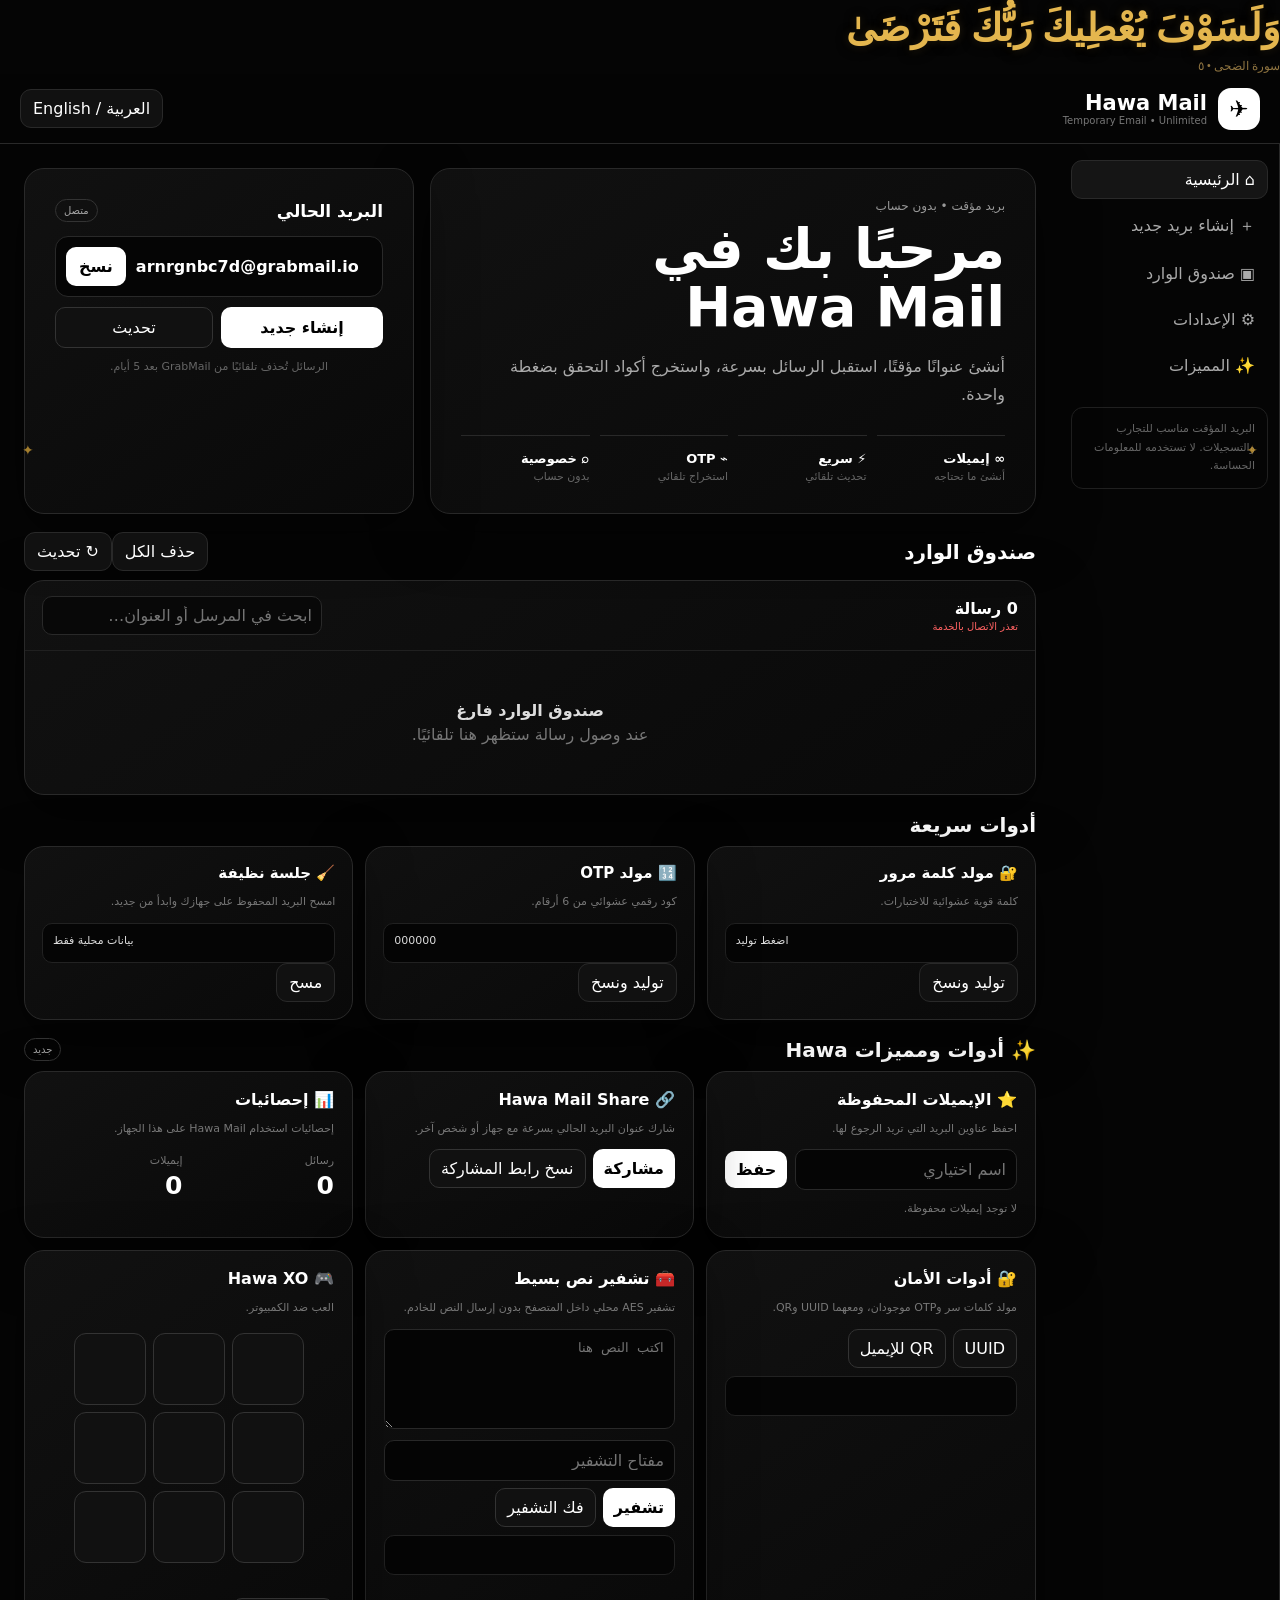
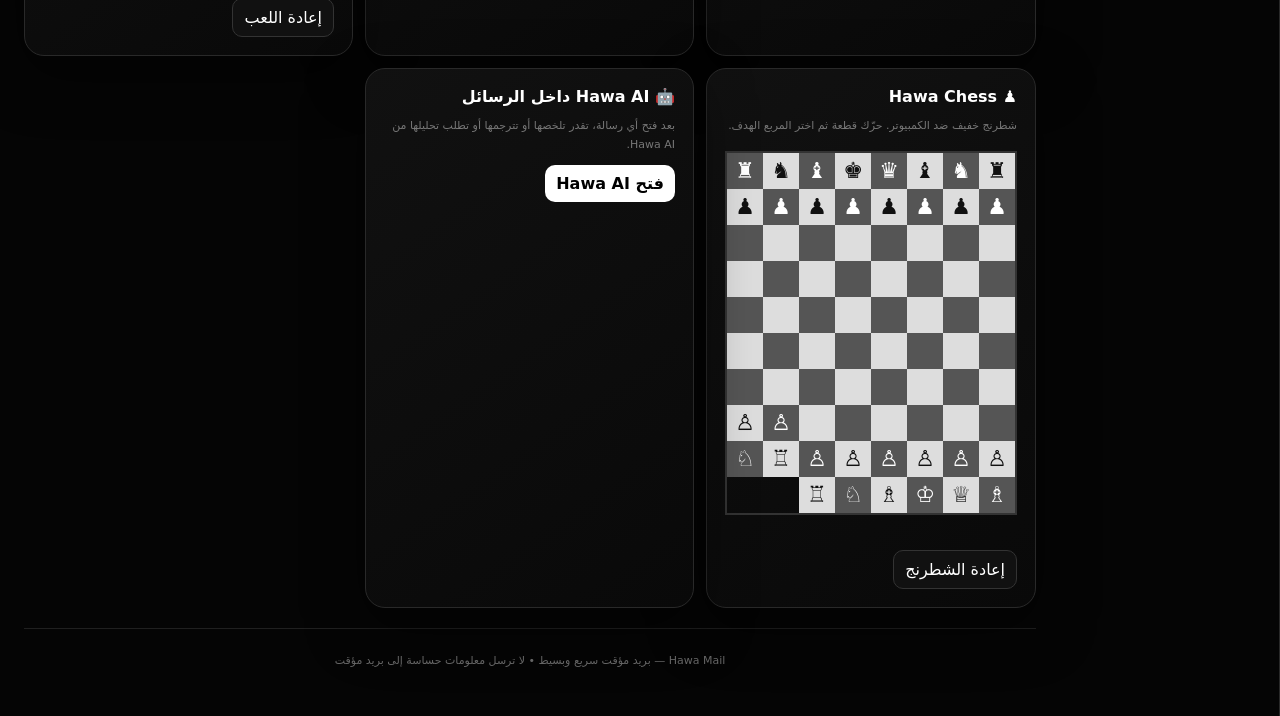
<file: index.html>
<!doctype html><html lang="ar" dir="rtl"><head><meta charset="utf-8"><meta name="viewport" content="width=device-width,initial-scale=1"><meta name="theme-color" content="#000"><title>Hawa Mail — بريد مؤقت</title><style>
:root{--bg:#050505;--p:#0d0d0d;--p2:#131313;--l:#292929;--t:#fff;--m:#999;--danger:#ff6262;--ok:#80e0a0}*{box-sizing:border-box}body{margin:0;background:var(--bg);color:var(--t);font-family:system-ui,-apple-system,Segoe UI,Tahoma,Arial,sans-serif}button,input{font:inherit}button{cursor:pointer} .top{height:70px;border-bottom:1px solid var(--l);display:flex;align-items:center;justify-content:space-between;padding:0 20px;position:sticky;top:0;background:#050505eF;backdrop-filter:blur(12px);z-index:10}.brand{display:flex;align-items:center;gap:11px}.logo{width:42px;height:42px;background:#fff;color:#000;border-radius:13px;display:grid;place-items:center;font-size:23px}.brand b{font-size:21px}.brand small{display:block;color:#777;font-size:10px}.top button,.nav button,.small{border:1px solid #292929;background:#111;color:#fff;border-radius:11px;padding:9px 12px}.layout{display:grid;grid-template-columns:220px 1fr}.side{border-left:0;border-right:1px solid var(--l);padding:16px 11px}.nav{display:grid;gap:7px;position:sticky;top:86px}.nav button{text-align:right;background:transparent;border-color:transparent;color:#aaa}.nav button.active,.nav button:hover{background:#151515;color:#fff;border-color:#292929}.side p{font-size:11px;color:#666;line-height:1.7;border:1px solid #202020;border-radius:12px;padding:12px;margin-top:22px}main{max-width:1450px;width:100%;margin:auto;padding:24px}.hero{display:grid;grid-template-columns:1fr 390px;gap:16px}.card{background:linear-gradient(145deg,#111,#090909);border:1px solid var(--l);border-radius:20px;box-shadow:0 18px 55px #0008}.hero .card{padding:30px}.eyebrow{color:#999;font-size:12px}.hero h1{font-size:clamp(32px,5vw,55px);line-height:1.05;margin:8px 0 12px}.hero p{color:#aaa;line-height:1.8}.features{display:grid;grid-template-columns:repeat(4,1fr);gap:10px;margin-top:25px}.feature{border-top:1px solid #292929;padding-top:12px}.feature b{font-size:13px}.feature span{display:block;color:#666;font-size:11px;margin-top:3px}.mail{padding:20px}.row{display:flex;align-items:center;justify-content:space-between;gap:10px}.row h2{font-size:17px;margin:0}.pill{font-size:10px;color:#aaa;border:1px solid #333;padding:5px 8px;border-radius:999px}.address{display:flex;gap:8px;margin-top:14px;background:#050505;border:1px solid #292929;border-radius:13px;padding:10px}.address input{min-width:0;flex:1;background:transparent;border:0;outline:0;color:#fff;direction:ltr;text-align:left;font-weight:800}.copy,.primary{background:#fff;color:#000;border:0;border-radius:10px;font-weight:900;padding:10px 13px}.actions{display:flex;gap:8px;margin-top:10px}.actions>*{flex:1}.ghost{background:#111;color:#fff;border:1px solid #333;border-radius:10px;padding:10px}.timer{text-align:center;color:#666;font-size:11px;margin-top:12px}.section{margin-top:18px}.head{display:flex;justify-content:space-between;align-items:center;margin-bottom:9px}.head h2{font-size:20px;margin:0}.inbox{overflow:hidden}.inboxhead{padding:15px 17px;border-bottom:1px solid #202020;display:flex;justify-content:space-between;gap:12px;align-items:center}.inboxhead h3{margin:0;font-size:16px}.status{font-size:10px;color:#777;margin-top:3px}.ok{color:var(--ok)}.err{color:var(--danger)}.search{width:280px;background:#080808;color:#fff;border:1px solid #292929;border-radius:10px;padding:9px;outline:0}.msg{width:100%;display:grid;grid-template-columns:40px 1fr auto;gap:12px;align-items:center;background:transparent;color:#fff;border:0;border-bottom:1px solid #181818;text-align:right;padding:14px 17px}.msg:hover{background:#101010}.avatar{width:38px;height:38px;border-radius:11px;background:#fff;color:#000;display:grid;place-items:center;font-weight:900}.msg b,.msg span{display:block;white-space:nowrap;overflow:hidden;text-overflow:ellipsis}.msg .sub{color:#777;font-size:11px;margin-top:3px}.date{color:#777;font-size:10px;direction:ltr}.empty{text-align:center;color:#777;padding:50px 15px}.empty b{display:block;color:#ddd;margin-bottom:5px}.tools{display:grid;grid-template-columns:repeat(3,1fr);gap:12px}.tool{padding:17px}.tool h3{margin:0 0 7px;font-size:15px}.tool p{color:#777;font-size:11px;line-height:1.7}.out{background:#050505;border:1px solid #222;border-radius:10px;padding:10px;min-height:40px;direction:ltr;word-break:break-all;font-size:11px;color:#ddd}.footer{text-align:center;color:#666;border-top:1px solid #202020;padding:25px;margin-top:20px;font-size:11px}.toast{position:fixed;bottom:20px;left:50%;transform:translate(-50%,20px);opacity:0;background:#fff;color:#000;border-radius:12px;padding:10px 15px;font-size:12px;font-weight:800;transition:.2s;z-index:50}.toast.on{opacity:1;transform:translate(-50%,0)}.modal{display:none;position:fixed;inset:0;background:#000c;backdrop-filter:blur(6px);z-index:30;align-items:center;justify-content:center;padding:15px}.modal.on{display:flex}.modalbox{width:min(820px,100%);max-height:88vh;overflow:auto;background:#0c0c0c;border:1px solid #292929;border-radius:18px;padding:20px}.close{background:#111;color:#fff;border:1px solid #333;border-radius:10px;width:38px;height:38px}.body{background:#050505;border:1px solid #222;border-radius:12px;padding:15px;white-space:pre-wrap;overflow-wrap:anywhere;line-height:1.8;color:#ddd}.code{display:flex;justify-content:space-between;align-items:center;background:#fff;color:#000;border-radius:12px;padding:12px;margin:12px 0;font-size:24px;font-weight:950;direction:ltr}.settings{display:none}.setting{display:flex;justify-content:space-between;align-items:center;border:1px solid #222;border-radius:12px;padding:14px;margin-bottom:9px}.switch{width:46px;height:26px;border:0;border-radius:99px;background:#333;padding:2px}.switch i{display:block;width:22px;height:22px;background:#fff;border-radius:50%;transition:.2s}.switch.on{background:#fff}.switch.on i{background:#000;transform:translateX(-20px)}
@media(max-width:1000px){.hero{grid-template-columns:1fr}.tools{grid-template-columns:1fr 1fr}}@media(max-width:720px){.layout{display:block}.side{border-right:0;border-bottom:1px solid #222;overflow:auto;padding:7px}.nav{display:flex;position:static}.nav button{white-space:nowrap}.side p{display:none}main{padding:12px}.hero .card{padding:21px}.features{grid-template-columns:1fr 1fr}.inboxhead{display:block}.search{width:100%;margin-top:10px}.msg{grid-template-columns:36px 1fr}.date{grid-column:2;text-align:right}.tools{grid-template-columns:1fr}.brand small{display:none}}
<style>
@import url('https://fonts.googleapis.com/css2?family=Amiri:wght@400;700&display=swap');
.quran-banner{position:relative;margin:0;border-bottom:1px solid #2a2110;background:radial-gradient(circle at 50% 0%,rgba(212,170,70,.10),transparent 48%),#070707;text-align:center;padding:18px 16px 17px;overflow:hidden}
.quran-banner:before,.quran-banner:after{content:"✦";position:absolute;top:50%;transform:translateY(-50%);color:#c99a35;font-size:14px;opacity:.8}
.quran-banner:before{right:22px}.quran-banner:after{left:22px}
.quran-verse{margin:0;color:#e4b64e;font-family:'Amiri',serif;font-size:clamp(24px,4vw,38px);font-weight:700;line-height:1.5;text-shadow:0 0 10px rgba(228,182,78,.16),0 2px 12px rgba(0,0,0,.8);letter-spacing:.2px}
.quran-ref{display:block;margin-top:2px;color:#8f7440;font-family:'Amiri',serif;font-size:12px}
@media(max-width:600px){.quran-banner{padding:14px 42px 13px}.quran-banner:before{right:14px}.quran-banner:after{left:14px}.quran-verse{font-size:25px}}
</style></style></head><body>
<div class="quran-banner" aria-label="آية قرآنية"><p class="quran-verse">وَلَسَوْفَ يُعْطِيكَ رَبُّكَ فَتَرْضَىٰ</p><span class="quran-ref">سورة الضحى • ٥</span></div>
<header class="top"><div class="brand"><div class="logo">✈</div><div><b>Hawa Mail</b><small>Temporary Email • Unlimited</small></div></div><div><button id="lang">العربية / English</button></div></header>
<div class="layout"><aside class="side"><nav class="nav"><button class="active" data-go="home">⌂ الرئيسية</button><button data-go="new">＋ إنشاء بريد جديد</button><button data-go="inbox">▣ صندوق الوارد <span id="navCount"></span></button><button data-go="settings">⚙ الإعدادات</button><button data-go="hmFeatures">✨ المميزات</button></nav><p>البريد المؤقت مناسب للتجارب والتسجيلات. لا تستخدمه للمعلومات الحساسة.</p></aside>
<main><section id="home"><div class="hero"><div class="card"><div class="eyebrow">بريد مؤقت • بدون حساب</div><h1>مرحبًا بك في<br>Hawa Mail</h1><p>أنشئ عنوانًا مؤقتًا، استقبل الرسائل بسرعة، واستخرج أكواد التحقق بضغطة واحدة.</p><div class="features"><div class="feature"><b>∞ إيميلات</b><span>أنشئ ما تحتاجه</span></div><div class="feature"><b>⚡ سريع</b><span>تحديث تلقائي</span></div><div class="feature"><b>⌁ OTP</b><span>استخراج تلقائي</span></div><div class="feature"><b>⌕ خصوصية</b><span>بدون حساب</span></div></div></div><div class="card mail" id="new"><div class="row"><h2>البريد الحالي</h2><span class="pill" id="api">متصل</span></div><div class="address"><input id="address" readonly value="جاري الإنشاء…"><button class="copy" id="copy">نسخ</button></div><div class="actions"><button class="primary" id="newMail">إنشاء جديد</button><button class="ghost" id="refresh">تحديث</button></div><div class="timer">الرسائل تُحذف تلقائيًا من GrabMail بعد 5 أيام.</div></div></div></section>
<section class="section" id="inbox"><div class="head"><h2>صندوق الوارد</h2><div><button class="small" id="delAll">حذف الكل</button><button class="small" id="ref2">↻ تحديث</button></div></div><div class="card inbox"><div class="inboxhead"><div><h3><span id="count">0</span> رسالة</h3><div id="status" class="status">جاهز</div></div><input id="search" class="search" placeholder="ابحث في المرسل أو العنوان…"></div><div id="list"></div></div></section>
<section class="section"><div class="head"><h2>أدوات سريعة</h2></div><div class="tools"><div class="card tool"><h3>🔐 مولد كلمة مرور</h3><p>كلمة قوية عشوائية للاختبارات.</p><div class="out" id="pass">اضغط توليد</div><button class="small" id="genPass">توليد ونسخ</button></div><div class="card tool"><h3>🔢 مولد OTP</h3><p>كود رقمي عشوائي من 6 أرقام.</p><div class="out" id="otp">000000</div><button class="small" id="genOtp">توليد ونسخ</button></div><div class="card tool"><h3>🧹 جلسة نظيفة</h3><p>امسح البريد المحفوظ على جهازك وابدأ من جديد.</p><div class="out">بيانات محلية فقط</div><button class="small" id="clear">مسح</button></div></div></section>
<section class="section settings" id="settings"><div class="head"><h2>الإعدادات</h2></div><div class="card" style="padding:14px"><div class="setting"><div><b>التحديث التلقائي</b><br><small style="color:#777">فحص مرة كل ثانية، وهو الحد الموصى به من API.</small></div><button class="switch on" id="auto"><i></i></button></div><div class="setting"><div><b>إشعارات المتصفح</b><br><small style="color:#777">اختيارية عند وصول رسالة جديدة.</small></div><button class="switch" id="notify"><i></i></button></div><div class="setting"><div><b>حفظ البريد الحالي</b><br><small style="color:#777">محليًا على جهازك فقط.</small></div><button class="switch on" id="save"><i></i></button></div></div></section>
<style>
/* Hawa Mail Mega Features */
.hm-extra{margin-top:18px}.hm-grid{display:grid;grid-template-columns:repeat(3,1fr);gap:12px}.hm-card{padding:18px}.hm-card h3{margin:0 0 8px;font-size:16px}.hm-card p,.hm-muted{color:#777;font-size:11px;line-height:1.7}.hm-btns{display:flex;gap:7px;flex-wrap:wrap}.hm-btn{border:1px solid #333;background:#111;color:#fff;border-radius:10px;padding:9px 11px}.hm-btn.primary{background:#fff;color:#000;border:0}.hm-input,.hm-textarea{width:100%;background:#050505;color:#fff;border:1px solid #292929;border-radius:10px;padding:10px;outline:0}.hm-textarea{min-height:100px;resize:vertical}.hm-list{display:grid;gap:7px;margin-top:10px}.hm-item{display:flex;justify-content:space-between;gap:10px;align-items:center;background:#080808;border:1px solid #222;border-radius:11px;padding:10px}.hm-item b{font-size:12px}.hm-code{font-size:25px;font-weight:900;letter-spacing:2px;direction:ltr;text-align:center;padding:12px;background:#fff;color:#000;border-radius:12px}.hm-game{display:grid;grid-template-columns:repeat(3,72px);gap:7px;justify-content:center;margin:15px 0}.hm-cell{width:72px;height:72px;background:#111;border:1px solid #333;color:#fff;border-radius:12px;font-size:30px;font-weight:900}.hm-game-msg{text-align:center;color:#aaa;min-height:20px}.hm-chess{display:grid;grid-template-columns:repeat(8,36px);width:max-content;margin:15px auto;border:2px solid #333}.hm-chess button{width:36px;height:36px;border:0;font-size:22px;padding:0}.hm-chess .light{background:#ddd;color:#111}.hm-chess .dark{background:#555;color:#fff}.hm-row{display:flex;gap:8px;align-items:center}.hm-stat{font-size:25px;font-weight:900}
.hm-ai-actions{border:1px solid #2b2b2b!important;background:linear-gradient(180deg,#151515,#0b0b0b)!important;color:#eee!important;border-radius:12px!important;padding:9px 11px!important;font-size:11px!important;cursor:pointer;transition:.2s ease;box-shadow:inset 0 1px 0 rgba(255,255,255,.04)}
.hm-ai-actions:hover{border-color:#8e7425!important;transform:translateY(-1px)}
.hm-ai-shell{position:relative;overflow:hidden;border:1px solid #303030;border-radius:24px;background:radial-gradient(circle at 50% -20%,rgba(212,175,55,.14),transparent 42%),linear-gradient(180deg,#0d0d0d,#050505 70%);box-shadow:0 24px 70px rgba(0,0,0,.55)}
.hm-ai-shell:before{content:'';position:absolute;inset:0;background:linear-gradient(110deg,transparent 20%,rgba(255,255,255,.035) 45%,transparent 70%);transform:translateX(-120%);animation:hmAiShine 4.8s ease-in-out infinite;pointer-events:none}
.hm-ai-head{position:relative;display:flex;align-items:center;gap:11px;padding:15px 16px;background:linear-gradient(180deg,rgba(255,255,255,.035),transparent);border-bottom:1px solid #222}
.hm-ai-avatar{position:relative;width:42px;height:42px;border-radius:15px;display:grid;place-items:center;background:radial-gradient(circle at 35% 25%,#fff9cf,#d4af37 42%,#735914 100%);color:#090909;font-weight:1000;font-size:20px;box-shadow:0 0 0 1px rgba(212,175,55,.25),0 0 28px rgba(212,175,55,.2);animation:hmAiPulse 2.4s ease-in-out infinite}
.hm-ai-avatar:after{content:'';position:absolute;right:-2px;bottom:-2px;width:10px;height:10px;border-radius:50%;background:#72e6a0;border:2px solid #0d0d0d;box-shadow:0 0 10px rgba(114,230,160,.6)}
.hm-ai-title{font-weight:950;font-size:15px;letter-spacing:.2px}.hm-ai-status{font-size:10px;color:#888;margin-top:2px}.hm-ai-status i{display:inline-block;width:7px;height:7px;border-radius:50%;background:#72e6a0;box-shadow:0 0 9px rgba(114,230,160,.7);margin-left:5px}
.hm-ai-chat{position:relative;min-height:260px;max-height:50vh;overflow:auto;padding:17px 15px;display:flex;flex-direction:column;gap:13px;background:linear-gradient(180deg,rgba(255,255,255,.008),transparent)}
.hm-ai-chat::-webkit-scrollbar{width:5px}.hm-ai-chat::-webkit-scrollbar-thumb{background:#292929;border-radius:99px}
.hm-ai-msg{position:relative;max-width:84%;padding:11px 13px;border-radius:17px;line-height:1.8;font-size:13px;white-space:pre-wrap;animation:hmAiIn .3s cubic-bezier(.2,.8,.2,1) both;box-shadow:0 8px 20px rgba(0,0,0,.18)}
.hm-ai-msg.ai{align-self:flex-start;background:linear-gradient(145deg,#171717,#0d0d0d);border:1px solid #292929;border-top-right-radius:6px;color:#f1f1f1}
.hm-ai-msg.user{align-self:flex-end;background:linear-gradient(135deg,#e3c55a,#b38c25);color:#090909;border:1px solid #e5c85e;border-top-left-radius:6px;font-weight:650;box-shadow:0 8px 25px rgba(212,175,55,.12)}
.hm-ai-msg.ai:before{content:'✦';position:absolute;left:-9px;top:9px;width:18px;height:18px;border-radius:7px;background:#d4af37;color:#090909;display:grid;place-items:center;font-size:10px;font-weight:900;box-shadow:0 0 12px rgba(212,175,55,.2)}
.hm-ai-label{font-size:9px;opacity:.55;margin-bottom:4px;letter-spacing:.2px}.hm-ai-msg.user .hm-ai-label{opacity:.62}
.hm-ai-typing{display:flex;gap:5px;align-items:center;width:max-content;min-width:54px;min-height:40px;padding:10px 13px}.hm-ai-typing span{width:6px;height:6px;background:#d4af37;border-radius:50%;animation:hmDot 1s infinite}.hm-ai-typing span:nth-child(2){animation-delay:.15s}.hm-ai-typing span:nth-child(3){animation-delay:.3s}
.hm-ai-compose{display:flex;gap:8px;align-items:center;padding:12px;border-top:1px solid #222;background:rgba(8,8,8,.96)}
.hm-ai-compose .hm-input{height:43px;border-radius:14px;background:#111;border-color:#2a2a2a;padding:11px 13px;transition:.2s}.hm-ai-compose .hm-input:focus{border-color:#8e7425;box-shadow:0 0 0 3px rgba(212,175,55,.08)}
.hm-ai-send{height:43px;min-width:78px;border:0!important;border-radius:14px!important;background:linear-gradient(135deg,#f0d56b,#c09a2e)!important;color:#090909!important;font-weight:900;box-shadow:0 7px 20px rgba(212,175,55,.15);transition:.2s}.hm-ai-send:hover{transform:translateY(-1px);filter:brightness(1.05)}
.hm-ai-tools{display:flex;gap:7px;padding:0 12px 11px;flex-wrap:wrap}.hm-ai-tools .hm-ai-actions{margin:0}
@keyframes hmAiIn{from{opacity:0;transform:translateY(10px) scale(.97)}to{opacity:1;transform:none}}@keyframes hmDot{0%,60%,100%{transform:translateY(0);opacity:.3}30%{transform:translateY(-5px);opacity:1}}@keyframes hmAiPulse{0%,100%{transform:scale(1)}50%{transform:scale(1.07)}}@keyframes hmAiShine{0%{transform:translateX(-120%)}55%,100%{transform:translateX(120%)}}
@media(max-width:600px){.hm-ai-msg{max-width:90%}.hm-ai-chat{max-height:54vh;min-height:230px;padding:14px 11px}.hm-ai-head{padding:13px}.hm-ai-compose{padding:10px}.hm-ai-send{min-width:68px}}
}
@media(max-width:900px){.hm-grid{grid-template-columns:1fr 1fr}}@media(max-width:650px){.hm-grid{grid-template-columns:1fr}.hm-chess{grid-template-columns:repeat(8,30px)}.hm-chess button{width:30px;height:30px;font-size:18px}.hm-game{grid-template-columns:repeat(3,62px)}.hm-cell{width:62px;height:62px}}
</style>
<section class="section hm-extra" id="hmFeatures">
 <div class="head"><h2>✨ أدوات ومميزات Hawa</h2><span class="pill">جديد</span></div>
 <div class="hm-grid">
  <div class="card hm-card"><h3>⭐ الإيميلات المحفوظة</h3><p>احفظ عناوين البريد التي تريد الرجوع لها.</p><div class="hm-row"><input id="hmSaveName" class="hm-input" placeholder="اسم اختياري"/><button class="hm-btn primary" id="hmSaveEmail">حفظ</button></div><div id="hmSavedList" class="hm-list"></div></div>
  <div class="card hm-card"><h3>🔗 Hawa Mail Share</h3><p>شارك عنوان البريد الحالي بسرعة مع جهاز أو شخص آخر.</p><div class="hm-btns"><button class="hm-btn primary" id="hmShare">مشاركة</button><button class="hm-btn" id="hmShareCopy">نسخ رابط المشاركة</button></div><div id="hmShareOut" class="hm-muted" style="margin-top:8px;direction:ltr;word-break:break-all"></div></div>
  <div class="card hm-card"><h3>📊 إحصائيات</h3><p>إحصائيات استخدام Hawa Mail على هذا الجهاز.</p><div class="hm-grid" style="grid-template-columns:1fr 1fr"><div><span class="hm-muted">رسائل</span><div class="hm-stat" id="hmStatMsgs">0</div></div><div><span class="hm-muted">إيميلات</span><div class="hm-stat" id="hmStatMails">0</div></div></div></div>
  <div class="card hm-card"><h3>🔐 أدوات الأمان</h3><p>مولد كلمات سر وOTP موجودان، ومعهما UUID وQR.</p><div class="hm-btns"><button class="hm-btn" id="hmUuid">UUID</button><button class="hm-btn" id="hmQr">QR للإيميل</button></div><div id="hmUuidOut" class="out" style="margin-top:8px"></div><div id="hmQrOut" style="text-align:center;margin-top:8px"></div></div>
  <div class="card hm-card"><h3>🧰 تشفير نص بسيط</h3><p>تشفير AES محلي داخل المتصفح بدون إرسال النص للخادم.</p><textarea id="hmCryptoText" class="hm-textarea" placeholder="اكتب النص هنا"></textarea><input id="hmCryptoKey" class="hm-input" placeholder="مفتاح التشفير" style="margin-top:7px"/><div class="hm-btns" style="margin-top:7px"><button class="hm-btn primary" id="hmEncrypt">تشفير</button><button class="hm-btn" id="hmDecrypt">فك التشفير</button></div><div id="hmCryptoOut" class="out" style="margin-top:8px"></div></div>
  <div class="card hm-card"><h3>🎮 Hawa XO</h3><p>العب ضد الكمبيوتر.</p><div id="hmXo" class="hm-game"></div><div id="hmXoMsg" class="hm-game-msg"></div><button class="hm-btn" id="hmXoReset">إعادة اللعب</button></div>
  <div class="card hm-card"><h3>♟ Hawa Chess</h3><p>شطرنج خفيف ضد الكمبيوتر. حرّك قطعة ثم اختر المربع الهدف.</p><div id="hmChess" class="hm-chess"></div><div id="hmChessMsg" class="hm-game-msg"></div><button class="hm-btn" id="hmChessReset">إعادة الشطرنج</button></div>
  <div class="card hm-card"><h3>🤖 Hawa AI داخل الرسائل</h3><p>بعد فتح أي رسالة، تقدر تلخصها أو تترجمها أو تطلب تحليلها من Hawa AI.</p><button class="hm-btn primary" id="hmOpenAi">فتح Hawa AI</button></div>
 </div>
</section>
<div class="modal" id="hmAiModal"><div class="modalbox"><div class="hm-ai-shell"><div class="hm-ai-head"><div class="hm-ai-avatar">✦</div><div><div class="hm-ai-title">Hawa AI</div><div class="hm-ai-status"><i></i> متصل وجاهز للمساعدة</div></div><button class="close" id="hmAiClose" style="margin-right:auto">×</button></div><div id="hmAiChat" class="hm-ai-chat"></div><div class="hm-ai-tools"><button class="hm-ai-actions" id="hmAiSummary">✨ تلخيص</button><button class="hm-ai-actions" id="hmAiTranslate">🌐 ترجمة</button><button class="hm-ai-actions" id="hmAiExplain">💡 شرح</button></div><div class="hm-ai-compose"><input id="hmAiInput" class="hm-input" placeholder="اكتب رسالتك لـ Hawa AI…"><button class="hm-ai-send" id="hmAiSend">إرسال ↗</button></div></div></div></div>
<footer class="footer">Hawa Mail — بريد مؤقت سريع وبسيط • لا ترسل معلومات حساسة إلى بريد مؤقت</footer></main></div>
<div class="modal" id="modal"><div class="modalbox"><div class="row"><div><h2 id="subject" style="margin:0">الرسالة</h2><div id="meta" style="color:#777;font-size:11px;margin:8px 0 12px"></div></div><button class="close" id="close">×</button></div><div id="codebox"></div><div class="body" id="body">جاري التحميل…</div><div class="actions"><button class="primary" id="copyCode">نسخ الكود</button><button class="ghost" id="hmFavMsg">⭐ حفظ</button><button class="ghost" id="hmMsgAi">🤖 Hawa AI</button><button class="ghost" id="del">حذف الرسالة</button></div></div></div><div class="toast" id="toast"></div>
<script>
const API='https://grabmail.io/api/v1',KEY='hawa_mail_address_v5';let address='',messages=[],current=null,timer=null,auto=true,notify=false,save=true,loading=false;
const $=x=>document.getElementById(x), esc=x=>String(x??'').replace(/[&<>"']/g,c=>({'&':'&amp;','<':'&lt;','>':'&gt;','"':'&quot;',"'":'&#039;'}[c]));
function toast(x){$('toast').textContent=x;$('toast').classList.add('on');clearTimeout(toast.t);toast.t=setTimeout(()=>$('toast').classList.remove('on'),1800)}
function status(x,c=''){$('status').textContent=x;$('status').className='status '+c}
function randomName(){let a='abcdefghjkmnpqrstuvwxyz23456789',s='';for(let i=0;i<10;i++)s+=a[Math.floor(Math.random()*a.length)];return s}
function code(text){let m=String(text||'').match(/(?:^|[^0-9])([0-9]{4,8})(?![0-9])/);return m?m[1]:''}
function dt(x){try{return new Date(x).toLocaleString('ar-EG',{dateStyle:'short',timeStyle:'short'})}catch{return x||''}}
async function clip(x){try{await navigator.clipboard.writeText(x)}catch{let t=document.createElement('textarea');t.value=x;document.body.appendChild(t);t.select();document.execCommand('copy');t.remove()}toast('تم النسخ')}
async function api(url,opt={}){let r=await fetch(url,{...opt,headers:{Accept:'application/json',...(opt.headers||{})}}),d=null;try{d=await r.json()}catch{}if(!r.ok){let e=new Error(d?.message||'تعذر الاتصال بالخدمة');e.status=r.status;throw e}return d}
async function create(){address=randomName()+'@grabmail.io';$('address').value=address;messages=[];render();if(save)localStorage.setItem(KEY,address);toast('تم إنشاء بريد جديد');await refresh(true)}
async function refresh(silent=false){if(!address||loading)return;loading=true;if(!silent)status('جاري التحديث…');try{let old=new Set(messages.map(x=>x.id)),d=await api(API+'/mailbox?address='+encodeURIComponent(address)+'&limit=200');messages=Array.isArray(d.messages)?d.messages:[];render();let fresh=messages.filter(x=>!old.has(x.id));if(fresh.length&&old.size){toast('وصلت '+fresh.length+' رسالة');if(notify&&'Notification'in window&&Notification.permission==='granted')new Notification('Hawa Mail',{body:fresh[0].subject||'رسالة جديدة'})}status('آخر تحديث: '+new Date().toLocaleTimeString('ar-EG'),'ok')}catch(e){status(e.status===429?'تم الوصول لحد الطلبات، انتظر قليلًا':'تعذر الاتصال بالخدمة','err');if(!silent)toast(e.message)}finally{loading=false}}
function render(){let q=$('search').value.toLowerCase().trim(),a=messages.filter(x=>((x.from||'')+' '+(x.subject||'')).toLowerCase().includes(q));$('count').textContent=messages.length;$('navCount').textContent=messages.length?' '+messages.length:'';if(!a.length){$('list').innerHTML='<div class="empty"><b>'+(messages.length?'لا توجد نتائج':'صندوق الوارد فارغ')+'</b><span>'+(messages.length?'جرّب بحثًا آخر.':'عند وصول رسالة ستظهر هنا تلقائيًا.')+'</span></div>';return}$('list').innerHTML=a.map(m=>`<button class="msg" data-id="${esc(m.id)}"><span class="avatar">${esc((m.from||'?').trim().charAt(0).toUpperCase())}</span><span><b>${esc(m.subject||'(بدون عنوان)')}</b><span class="sub">${esc(m.from||'مرسل غير معروف')}</span></span><span class="date">${esc(dt(m.date))}</span></button>`).join('');document.querySelectorAll('.msg').forEach(x=>x.onclick=()=>open(x.dataset.id))}
async function open(id){let meta=messages.find(x=>x.id===id);if(!meta)return;current=meta;$('subject').textContent=meta.subject||'(بدون عنوان)';$('meta').textContent='من: '+(meta.from||'—')+' • '+dt(meta.date);$('body').textContent='جاري تحميل الرسالة…';$('codebox').innerHTML='';$('modal').classList.add('on');try{let m=await api(API+'/message/'+encodeURIComponent(id)+'?mailbox='+encodeURIComponent(address));current={...meta,...m};let c=code((m.text||'')+' '+(m.subject||''));$('codebox').innerHTML=c?`<div class="code"><b>${esc(c)}</b><button class="copy" id="cc">نسخ</button></div>`:'';$('body').textContent=m.text||'لا يوجد محتوى نصي.';if($('cc'))$('cc').onclick=()=>clip(c)}catch(e){$('body').textContent=e.message}}
async function del(){if(!current)return;try{await api(API+'/message/'+encodeURIComponent(current.id)+'?mailbox='+encodeURIComponent(address),{method:'DELETE'});messages=messages.filter(x=>x.id!==current.id);$('modal').classList.remove('on');render();toast('تم حذف الرسالة')}catch(e){toast(e.message)}}
async function delAll(){for(const m of [...messages]){try{await api(API+'/message/'+encodeURIComponent(m.id)+'?mailbox='+encodeURIComponent(address),{method:'DELETE'})}catch{}}messages=[];render();toast('تم حذف الرسائل')}
function autoStart(){clearInterval(timer);if(auto)timer=setInterval(()=>refresh(true),1000)}
$('copy').onclick=()=>clip(address);$('newMail').onclick=create;$('refresh').onclick=()=>refresh();$('ref2').onclick=()=>refresh();$('delAll').onclick=delAll;$('search').oninput=render;$('close').onclick=()=>$('modal').classList.remove('on');$('del').onclick=del;$('modal').onclick=e=>{if(e.target===$('modal'))$('modal').classList.remove('on')};$('copyCode').onclick=()=>current&&clip(code((current.text||'')+' '+(current.subject||'')));
$('genOtp').onclick=()=>{let x=String(Math.floor(100000+Math.random()*900000));$('otp').textContent=x;clip(x)};$('genPass').onclick=()=>{let a='ABCDEFGHJKLMNPQRSTUVWXYZabcdefghijkmnopqrstuvwxyz23456789!@#$%',x='';for(let i=0;i<18;i++)x+=a[Math.floor(Math.random()*a.length)];$('pass').textContent=x;clip(x)};$('clear').onclick=()=>{localStorage.removeItem(KEY);create()};
$('auto').onclick=()=>{auto=!auto;$('auto').classList.toggle('on',auto);autoStart()};$('save').onclick=()=>{save=!save;$('save').classList.toggle('on',save);if(save&&address)localStorage.setItem(KEY,address);else localStorage.removeItem(KEY)};$('notify').onclick=async()=>{notify=!notify;$('notify').classList.toggle('on',notify);if(notify&&'Notification'in window&&Notification.permission==='default')await Notification.requestPermission()};$('lang').onclick=()=>toast('العربية مفعلة — English قريبًا');
document.querySelectorAll('[data-go]').forEach(b=>b.onclick=()=>{document.querySelectorAll('[data-go]').forEach(x=>x.classList.remove('active'));b.classList.add('active');let n=b.dataset.go;if(n==='settings'){$('settings').style.display='block';$('settings').scrollIntoView({behavior:'smooth'})}else{$('settings').style.display='none';if(n==='new')$('new').scrollIntoView({behavior:'smooth'});else if(n==='inbox')$('inbox').scrollIntoView({behavior:'smooth'});else window.scrollTo({top:0,behavior:'smooth'})}});
(async()=>{let s=localStorage.getItem(KEY);if(s){address=s;$('address').value=s;await refresh(true)}else await create();autoStart()})();
</script>
<script>
/* Hawa Mail Mega Features JS */
const HM_STATS_KEY='hawa_stats_v1',HM_SAVED_KEY='hawa_saved_emails_v1',HM_FAV_KEY='hawa_saved_messages_v1',HM_AI_URL='https://hawa-ai.nsrhkym17.workers.dev/chat';
let hmStats=JSON.parse(localStorage.getItem(HM_STATS_KEY)||'{"messages":0,"mails":0}');
let hmSaved=JSON.parse(localStorage.getItem(HM_SAVED_KEY)||'[]');
let hmFav=JSON.parse(localStorage.getItem(HM_FAV_KEY)||'[]');
function hmPersist(){localStorage.setItem(HM_STATS_KEY,JSON.stringify(hmStats));localStorage.setItem(HM_SAVED_KEY,JSON.stringify(hmSaved));localStorage.setItem(HM_FAV_KEY,JSON.stringify(hmFav));}
function hmRenderSaved(){const el=$('hmSavedList');if(!el)return;if(!hmSaved.length){el.innerHTML='<div class="hm-muted">لا توجد إيميلات محفوظة.</div>';return}el.innerHTML=hmSaved.map((x,i)=>`<div class="hm-item"><div><b>${esc(x.name||'بريد محفوظ')}</b><div class="hm-muted" style="direction:ltr">${esc(x.email)}</div></div><div class="hm-btns"><button class="hm-btn" data-hm-use="${i}">استخدام</button><button class="hm-btn" data-hm-del="${i}">حذف</button></div></div>`).join('');el.querySelectorAll('[data-hm-use]').forEach(b=>b.onclick=()=>{address=hmSaved[+b.dataset.hmUse].email;$('address').value=address;refresh();toast('تم استخدام البريد المحفوظ')});el.querySelectorAll('[data-hm-del]').forEach(b=>b.onclick=()=>{hmSaved.splice(+b.dataset.hmDel,1);hmPersist();hmRenderSaved()})}
function hmRenderStats(){$('hmStatMsgs').textContent=hmStats.messages;$('hmStatMails').textContent=hmStats.mails}
function hmShareUrl(){return location.origin+location.pathname+'#hawa-share='+encodeURIComponent(address||'')}
$('hmSaveEmail').onclick=()=>{if(!address)return toast('أنشئ بريدًا أولًا');hmSaved.unshift({email:address,name:$('hmSaveName').value.trim()||'بريد محفوظ'});hmSaved=hmSaved.slice(0,30);hmPersist();$('hmSaveName').value='';hmRenderSaved();toast('تم حفظ البريد')};
$('hmShareCopy').onclick=()=>clip(hmShareUrl());$('hmShare').onclick=async()=>{let u=hmShareUrl();if(navigator.share){try{await navigator.share({title:'Hawa Mail',text:'عنوان Hawa Mail',url:u})}catch{}}else await clip(u);$('hmShareOut').textContent=u};
$('hmUuid').onclick=()=>{$('hmUuidOut').textContent=crypto.randomUUID?crypto.randomUUID():([1e7]+-1e3+-4e3+-8e3+-1e11).replace(/[018]/g,c=>(c^crypto.getRandomValues(new Uint8Array(1))[0]&15>>c/4).toString(16));clip($('hmUuidOut').textContent)};
$('hmQr').onclick=()=>{let out=$('hmQrOut');out.innerHTML='';let img=document.createElement('img');img.width=170;img.height=170;img.alt='QR';img.style.borderRadius='10px';img.style.background='#fff';img.src='https://api.qrserver.com/v1/create-qr-code/?size=170x170&data='+encodeURIComponent(address||'');out.appendChild(img);toast('تم إنشاء QR')};
async function hmKey(k){const b=await crypto.subtle.digest('SHA-256',new TextEncoder().encode(k));return crypto.subtle.importKey('raw',b,{name:'AES-GCM'},false,['encrypt','decrypt'])}
function b64(a){return btoa(String.fromCharCode(...new Uint8Array(a)))}function ub64(s){return Uint8Array.from(atob(s),c=>c.charCodeAt(0))}
$('hmEncrypt').onclick=async()=>{try{let iv=crypto.getRandomValues(new Uint8Array(12)),key=await hmKey($('hmCryptoKey').value),ct=await crypto.subtle.encrypt({name:'AES-GCM',iv},key,new TextEncoder().encode($('hmCryptoText').value));$('hmCryptoOut').textContent=b64(iv)+'.'+b64(ct)}catch{$('hmCryptoOut').textContent='أدخل النص والمفتاح'}};
$('hmDecrypt').onclick=async()=>{try{let [iv,ct]=($('hmCryptoText').value||$('hmCryptoOut').textContent).split('.'),key=await hmKey($('hmCryptoKey').value),pt=await crypto.subtle.decrypt({name:'AES-GCM',iv:ub64(iv)},key,ub64(ct));$('hmCryptoOut').textContent=new TextDecoder().decode(pt)}catch{$('hmCryptoOut').textContent='تعذر فك التشفير: تأكد من المفتاح والنص'}};
// XO
let hmBoard=Array(9).fill(''),hmOver=false;function hmXoRender(){let el=$('hmXo');el.innerHTML=hmBoard.map((v,i)=>`<button class="hm-cell" data-xo="${i}">${v}</button>`).join('');el.querySelectorAll('[data-xo]').forEach(b=>b.onclick=()=>hmXoMove(+b.dataset.xo));}
function hmWinner(b){for(const [a,c,d] of [[0,1,2],[3,4,5],[6,7,8],[0,3,6],[1,4,7],[2,5,8],[0,4,8],[2,4,6]])if(b[a]&&b[a]===b[c]&&b[a]===b[d])return b[a];return b.every(Boolean)?'draw':''}
function hmXoMove(i){if(hmOver||hmBoard[i])return;hmBoard[i]='X';let w=hmWinner(hmBoard);if(w)return hmXoEnd(w);let free=hmBoard.map((v,j)=>v?null:j).filter(v=>v!==null);if(free.length){let j=free[Math.floor(Math.random()*free.length)];hmBoard[j]='O'}w=hmWinner(hmBoard);if(w)hmXoEnd(w);hmXoRender()}
function hmXoEnd(w){hmOver=true;$('hmXoMsg').textContent=w==='draw'?'تعادل 🤝':w==='X'?'كسبت 🎉':'الكمبيوتر كسب 😄';hmXoRender()}
$('hmXoReset').onclick=()=>{hmBoard=Array(9).fill('');hmOver=false;$('hmXoMsg').textContent='';hmXoRender()};hmXoRender();
// Lightweight chess board demo
const hmPieces0=['♜','♞','♝','♛','♚','♝','♞','♜','♟','♟','♟','♟','♟','♟','♟','♟','','','','','','','','','', '', '', '', '', '', '', '', '', '', '', '', '', '', '', '', '', '', '', '', '', '', '', '', '', '', '', '', '', '', '', '', '', '', '', '', '', '','♙','♙','♙','♙','♙','♙','♙','♙','♖','♘','♗','♕','♔','♗','♘','♖'];let hmChessBoard=[...hmPieces0],hmSel=-1;
function hmChessRender(){let e=$('hmChess');e.innerHTML=hmChessBoard.map((p,i)=>`<button class="${((Math.floor(i/8)+i)%2?'dark':'light')}" data-ch="${i}">${p}</button>`).join('');e.querySelectorAll('[data-ch]').forEach(b=>b.onclick=()=>hmChessClick(+b.dataset.ch))}
function hmChessClick(i){if(hmSel<0){if(hmChessBoard[i]&&'♙♖♘♗♕♔'.includes(hmChessBoard[i])){hmSel=i;$('hmChessMsg').textContent='اختار المربع الهدف'}}else{if(i!==hmSel&&(!hmChessBoard[i]||!'♙♖♘♗♕♔'.includes(hmChessBoard[i]))){hmChessBoard[i]=hmChessBoard[hmSel];hmChessBoard[hmSel]='';hmSel=-1;hmChessRender();setTimeout(()=>{let f=hmChessBoard.map((p,j)=>p&&'♟♜♞♝♛♚'.includes(p)?j:-1).filter(j=>j>=0);if(f.length){let a=f[Math.floor(Math.random()*f.length)],targets=[a+8,a-8,a+1,a-1].filter(j=>j>=0&&j<64&&(!hmChessBoard[j]||'♙♖♘♗♕♔'.includes(hmChessBoard[j])));if(targets.length){let z=targets[Math.floor(Math.random()*targets.length)];hmChessBoard[z]=hmChessBoard[a];hmChessBoard[a]='';hmChessRender()}}},250)}else{hmSel=-1;$('hmChessMsg').textContent=''}}}
$('hmChessReset').onclick=()=>{hmChessBoard=[...hmPieces0];hmSel=-1;$('hmChessMsg').textContent='';hmChessRender()};hmChessRender();
// AI actions
let hmAiHistory=[];function hmAiAdd(who,text){hmAiHistory.push({role:who,content:text});const box=$('hmAiChat');const el=document.createElement('div');el.className='hm-ai-msg '+(who==='user'?'user':'ai');el.innerHTML='<div class=\"hm-ai-label\">'+(who==='user'?'أنت':'Hawa AI')+'</div>'+String(text).replace(/[&<>]/g,m=>({'&':'&amp;','<':'&lt;','>':'&gt;'}[m]));box.appendChild(el);box.scrollTop=box.scrollHeight}
function hmAiTyping(show){const box=$('hmAiChat');let t=$('hmAiTyping');if(show){if(t)return; t=document.createElement('div');t.id='hmAiTyping';t.className='hm-ai-msg ai hm-ai-typing';t.innerHTML='<span></span><span></span><span></span>';box.appendChild(t);box.scrollTop=box.scrollHeight}else if(t)t.remove()}
async function hmAiSendText(text){if(!text)return;hmAiAdd('user',text);hmAiTyping(true);try{let r=await fetch(HM_AI_URL,{method:'POST',headers:{'Content-Type':'application/json'},body:JSON.stringify({messages:hmAiHistory.slice(-10)})});let d=await r.json();hmAiTyping(false);if(d.reply)hmAiAdd('assistant',d.reply);else hmAiAdd('assistant','حدث خطأ في Hawa AI')}catch{hmAiTyping(false);hmAiAdd('assistant','تعذر الاتصال بـ Hawa AI')}}
$('hmAiSend').onclick=()=>{let v=$('hmAiInput').value.trim();$('hmAiInput').value='';hmAiSendText(v)};$('hmAiInput').onkeydown=e=>{if(e.key==='Enter')$('hmAiSend').click()};$('hmAiClose').onclick=()=>$('hmAiModal').classList.remove('on');$('hmOpenAi').onclick=()=>{$('hmAiModal').classList.add('on');if(!hmAiHistory.length)hmAiAdd('assistant','أهلاً! أنا Hawa AI. اسألني أي حاجة.')};
function hmMessageContext(){return current?`الموضوع: ${current.subject||''}\nالمرسل: ${current.from||''}\nالمحتوى:\n${current.text||''}`:''}
$('hmMsgAi').onclick=()=>{$('hmAiModal').classList.add('on');hmAiAdd('user',hmMessageContext());$('hmAiInput').focus()};$('hmAiSummary').onclick=()=>hmAiSendText('لخص الرسالة السابقة في نقاط قصيرة.');$('hmAiTranslate').onclick=()=>hmAiSendText('ترجم الرسالة السابقة إلى العربية.');$('hmAiExplain').onclick=()=>hmAiSendText('اشرح محتوى الرسالة السابقة ببساطة.');
$('hmFavMsg').onclick=()=>{if(!current)return;hmFav.unshift({id:current.id,subject:current.subject||'',from:current.from||'',text:current.text||'',date:current.date||''});hmFav=hmFav.slice(0,50);hmPersist();toast('تم حفظ الرسالة محليًا')};
// count stats by watching refresh results
const hmOldRender=render;render=function(){hmOldRender();hmStats.messages=messages.length;hmPersist();hmRenderStats();hmRenderSaved()};
const hmOldCreate=create;create=async function(){await hmOldCreate();hmStats.mails++;hmPersist();hmRenderStats()};
hmRenderStats();hmRenderSaved();
// Jump nav
const hmFeatureBtn=document.querySelector('[data-go="hmFeatures"]');if(hmFeatureBtn)hmFeatureBtn.onclick=()=>{document.querySelectorAll('[data-go]').forEach(x=>x.classList.remove('active'));hmFeatureBtn.classList.add('active');$('hmFeatures').scrollIntoView({behavior:'smooth'})};
</script>
</body></html>
</file>
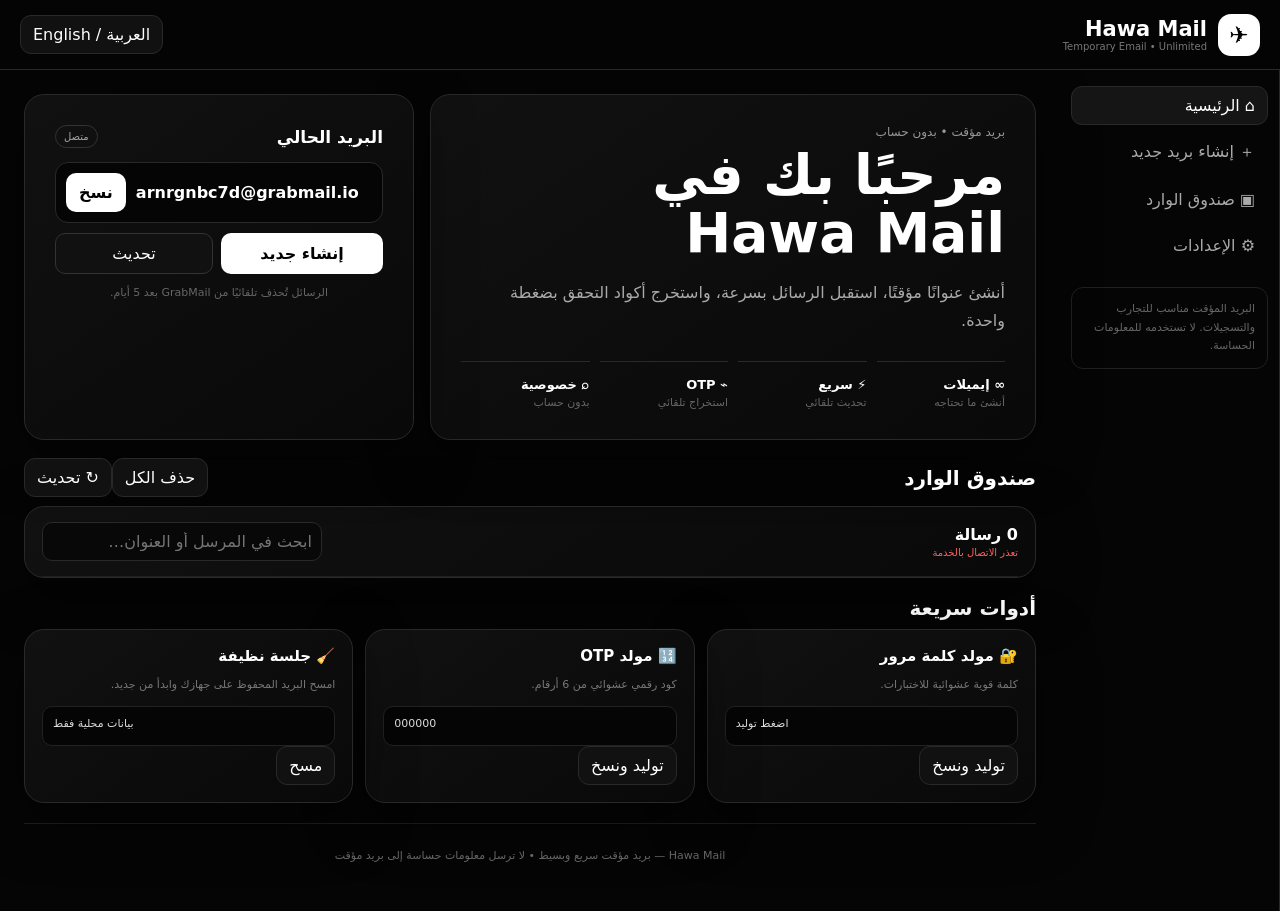
<file: Hawa-Mail.html>
<!doctype html><html lang="ar" dir="rtl"><head><meta charset="utf-8"><meta name="viewport" content="width=device-width,initial-scale=1"><meta name="theme-color" content="#000"><title>Hawa Mail — بريد مؤقت</title><style>
:root{--bg:#050505;--p:#0d0d0d;--p2:#131313;--l:#292929;--t:#fff;--m:#999;--danger:#ff6262;--ok:#80e0a0}*{box-sizing:border-box}body{margin:0;background:var(--bg);color:var(--t);font-family:system-ui,-apple-system,Segoe UI,Tahoma,Arial,sans-serif}button,input{font:inherit}button{cursor:pointer} .top{height:70px;border-bottom:1px solid var(--l);display:flex;align-items:center;justify-content:space-between;padding:0 20px;position:sticky;top:0;background:#050505eF;backdrop-filter:blur(12px);z-index:10}.brand{display:flex;align-items:center;gap:11px}.logo{width:42px;height:42px;background:#fff;color:#000;border-radius:13px;display:grid;place-items:center;font-size:23px}.brand b{font-size:21px}.brand small{display:block;color:#777;font-size:10px}.top button,.nav button,.small{border:1px solid #292929;background:#111;color:#fff;border-radius:11px;padding:9px 12px}.layout{display:grid;grid-template-columns:220px 1fr}.side{border-left:0;border-right:1px solid var(--l);padding:16px 11px}.nav{display:grid;gap:7px;position:sticky;top:86px}.nav button{text-align:right;background:transparent;border-color:transparent;color:#aaa}.nav button.active,.nav button:hover{background:#151515;color:#fff;border-color:#292929}.side p{font-size:11px;color:#666;line-height:1.7;border:1px solid #202020;border-radius:12px;padding:12px;margin-top:22px}main{max-width:1450px;width:100%;margin:auto;padding:24px}.hero{display:grid;grid-template-columns:1fr 390px;gap:16px}.card{background:linear-gradient(145deg,#111,#090909);border:1px solid var(--l);border-radius:20px;box-shadow:0 18px 55px #0008}.hero .card{padding:30px}.eyebrow{color:#999;font-size:12px}.hero h1{font-size:clamp(32px,5vw,55px);line-height:1.05;margin:8px 0 12px}.hero p{color:#aaa;line-height:1.8}.features{display:grid;grid-template-columns:repeat(4,1fr);gap:10px;margin-top:25px}.feature{border-top:1px solid #292929;padding-top:12px}.feature b{font-size:13px}.feature span{display:block;color:#666;font-size:11px;margin-top:3px}.mail{padding:20px}.row{display:flex;align-items:center;justify-content:space-between;gap:10px}.row h2{font-size:17px;margin:0}.pill{font-size:10px;color:#aaa;border:1px solid #333;padding:5px 8px;border-radius:999px}.address{display:flex;gap:8px;margin-top:14px;background:#050505;border:1px solid #292929;border-radius:13px;padding:10px}.address input{min-width:0;flex:1;background:transparent;border:0;outline:0;color:#fff;direction:ltr;text-align:left;font-weight:800}.copy,.primary{background:#fff;color:#000;border:0;border-radius:10px;font-weight:900;padding:10px 13px}.actions{display:flex;gap:8px;margin-top:10px}.actions>*{flex:1}.ghost{background:#111;color:#fff;border:1px solid #333;border-radius:10px;padding:10px}.timer{text-align:center;color:#666;font-size:11px;margin-top:12px}.section{margin-top:18px}.head{display:flex;justify-content:space-between;align-items:center;margin-bottom:9px}.head h2{font-size:20px;margin:0}.inbox{overflow:hidden}.inboxhead{padding:15px 17px;border-bottom:1px solid #202020;display:flex;justify-content:space-between;gap:12px;align-items:center}.inboxhead h3{margin:0;font-size:16px}.status{font-size:10px;color:#777;margin-top:3px}.ok{color:var(--ok)}.err{color:var(--danger)}.search{width:280px;background:#080808;color:#fff;border:1px solid #292929;border-radius:10px;padding:9px;outline:0}.msg{width:100%;display:grid;grid-template-columns:40px 1fr auto;gap:12px;align-items:center;background:transparent;color:#fff;border:0;border-bottom:1px solid #181818;text-align:right;padding:14px 17px}.msg:hover{background:#101010}.avatar{width:38px;height:38px;border-radius:11px;background:#fff;color:#000;display:grid;place-items:center;font-weight:900}.msg b,.msg span{display:block;white-space:nowrap;overflow:hidden;text-overflow:ellipsis}.msg .sub{color:#777;font-size:11px;margin-top:3px}.date{color:#777;font-size:10px;direction:ltr}.empty{text-align:center;color:#777;padding:50px 15px}.empty b{display:block;color:#ddd;margin-bottom:5px}.tools{display:grid;grid-template-columns:repeat(3,1fr);gap:12px}.tool{padding:17px}.tool h3{margin:0 0 7px;font-size:15px}.tool p{color:#777;font-size:11px;line-height:1.7}.out{background:#050505;border:1px solid #222;border-radius:10px;padding:10px;min-height:40px;direction:ltr;word-break:break-all;font-size:11px;color:#ddd}.footer{text-align:center;color:#666;border-top:1px solid #202020;padding:25px;margin-top:20px;font-size:11px}.toast{position:fixed;bottom:20px;left:50%;transform:translate(-50%,20px);opacity:0;background:#fff;color:#000;border-radius:12px;padding:10px 15px;font-size:12px;font-weight:800;transition:.2s;z-index:50}.toast.on{opacity:1;transform:translate(-50%,0)}.modal{display:none;position:fixed;inset:0;background:#000c;backdrop-filter:blur(6px);z-index:30;align-items:center;justify-content:center;padding:15px}.modal.on{display:flex}.modalbox{width:min(820px,100%);max-height:88vh;overflow:auto;background:#0c0c0c;border:1px solid #292929;border-radius:18px;padding:20px}.close{background:#111;color:#fff;border:1px solid #333;border-radius:10px;width:38px;height:38px}.body{background:#050505;border:1px solid #222;border-radius:12px;padding:15px;white-space:pre-wrap;overflow-wrap:anywhere;line-height:1.8;color:#ddd}.code{display:flex;justify-content:space-between;align-items:center;background:#fff;color:#000;border-radius:12px;padding:12px;margin:12px 0;font-size:24px;font-weight:950;direction:ltr}.settings{display:none}.setting{display:flex;justify-content:space-between;align-items:center;border:1px solid #222;border-radius:12px;padding:14px;margin-bottom:9px}.switch{width:46px;height:26px;border:0;border-radius:99px;background:#333;padding:2px}.switch i{display:block;width:22px;height:22px;background:#fff;border-radius:50%;transition:.2s}.switch.on{background:#fff}.switch.on i{background:#000;transform:translateX(-20px)}
@media(max-width:1000px){.hero{grid-template-columns:1fr}.tools{grid-template-columns:1fr 1fr}}@media(max-width:720px){.layout{display:block}.side{border-right:0;border-bottom:1px solid #222;overflow:auto;padding:7px}.nav{display:flex;position:static}.nav button{white-space:nowrap}.side p{display:none}main{padding:12px}.hero .card{padding:21px}.features{grid-template-columns:1fr 1fr}.inboxhead{display:block}.search{width:100%;margin-top:10px}.msg{grid-template-columns:36px 1fr}.date{grid-column:2;text-align:right}.tools{grid-template-columns:1fr}.brand small{display:none}}
</style></head><body>
<header class="top"><div class="brand"><div class="logo">✈</div><div><b>Hawa Mail</b><small>Temporary Email • Unlimited</small></div></div><div><button id="lang">العربية / English</button></div></header>
<div class="layout"><aside class="side"><nav class="nav"><button class="active" data-go="home">⌂ الرئيسية</button><button data-go="new">＋ إنشاء بريد جديد</button><button data-go="inbox">▣ صندوق الوارد <span id="navCount"></span></button><button data-go="settings">⚙ الإعدادات</button></nav><p>البريد المؤقت مناسب للتجارب والتسجيلات. لا تستخدمه للمعلومات الحساسة.</p></aside>
<main><section id="home"><div class="hero"><div class="card"><div class="eyebrow">بريد مؤقت • بدون حساب</div><h1>مرحبًا بك في<br>Hawa Mail</h1><p>أنشئ عنوانًا مؤقتًا، استقبل الرسائل بسرعة، واستخرج أكواد التحقق بضغطة واحدة.</p><div class="features"><div class="feature"><b>∞ إيميلات</b><span>أنشئ ما تحتاجه</span></div><div class="feature"><b>⚡ سريع</b><span>تحديث تلقائي</span></div><div class="feature"><b>⌁ OTP</b><span>استخراج تلقائي</span></div><div class="feature"><b>⌕ خصوصية</b><span>بدون حساب</span></div></div></div><div class="card mail" id="new"><div class="row"><h2>البريد الحالي</h2><span class="pill" id="api">متصل</span></div><div class="address"><input id="address" readonly value="جاري الإنشاء…"><button class="copy" id="copy">نسخ</button></div><div class="actions"><button class="primary" id="newMail">إنشاء جديد</button><button class="ghost" id="refresh">تحديث</button></div><div class="timer">الرسائل تُحذف تلقائيًا من GrabMail بعد 5 أيام.</div></div></div></section>
<section class="section" id="inbox"><div class="head"><h2>صندوق الوارد</h2><div><button class="small" id="delAll">حذف الكل</button><button class="small" id="ref2">↻ تحديث</button></div></div><div class="card inbox"><div class="inboxhead"><div><h3><span id="count">0</span> رسالة</h3><div id="status" class="status">جاهز</div></div><input id="search" class="search" placeholder="ابحث في المرسل أو العنوان…"></div><div id="list"></div></div></section>
<section class="section"><div class="head"><h2>أدوات سريعة</h2></div><div class="tools"><div class="card tool"><h3>🔐 مولد كلمة مرور</h3><p>كلمة قوية عشوائية للاختبارات.</p><div class="out" id="pass">اضغط توليد</div><button class="small" id="genPass">توليد ونسخ</button></div><div class="card tool"><h3>🔢 مولد OTP</h3><p>كود رقمي عشوائي من 6 أرقام.</p><div class="out" id="otp">000000</div><button class="small" id="genOtp">توليد ونسخ</button></div><div class="card tool"><h3>🧹 جلسة نظيفة</h3><p>امسح البريد المحفوظ على جهازك وابدأ من جديد.</p><div class="out">بيانات محلية فقط</div><button class="small" id="clear">مسح</button></div></div></section>
<section class="section settings" id="settings"><div class="head"><h2>الإعدادات</h2></div><div class="card" style="padding:14px"><div class="setting"><div><b>التحديث التلقائي</b><br><small style="color:#777">فحص مرة كل ثانية، وهو الحد الموصى به من API.</small></div><button class="switch on" id="auto"><i></i></button></div><div class="setting"><div><b>إشعارات المتصفح</b><br><small style="color:#777">اختيارية عند وصول رسالة جديدة.</small></div><button class="switch" id="notify"><i></i></button></div><div class="setting"><div><b>حفظ البريد الحالي</b><br><small style="color:#777">محليًا على جهازك فقط.</small></div><button class="switch on" id="save"><i></i></button></div></div></section><footer class="footer">Hawa Mail — بريد مؤقت سريع وبسيط • لا ترسل معلومات حساسة إلى بريد مؤقت</footer></main></div>
<div class="modal" id="modal"><div class="modalbox"><div class="row"><div><h2 id="subject" style="margin:0">الرسالة</h2><div id="meta" style="color:#777;font-size:11px;margin:8px 0 12px"></div></div><button class="close" id="close">×</button></div><div id="codebox"></div><div class="body" id="body">جاري التحميل…</div><div class="actions"><button class="primary" id="copyCode">نسخ الكود</button><button class="ghost" id="del">حذف الرسالة</button></div></div></div><div class="toast" id="toast"></div>
<script>
const API='https://grabmail.io/api/v1',KEY='hawa_mail_address_v5';let address='',messages=[],current=null,timer=null,auto=true,notify=false,save=true,loading=false;
const $=x=>document.getElementById(x), esc=x=>String(x??'').replace(/[&<>"']/g,c=>({'&':'&amp;','<':'&lt;','>':'&gt;','"':'&quot;',"'":'&#039;'}[c]));
function toast(x){$('toast').textContent=x;$('toast').classList.add('on');clearTimeout(toast.t);toast.t=setTimeout(()=>$('toast').classList.remove('on'),1800)}
function status(x,c=''){$('status').textContent=x;$('status').className='status '+c}
function randomName(){let a='abcdefghjkmnpqrstuvwxyz23456789',s='';for(let i=0;i<10;i++)s+=a[Math.floor(Math.random()*a.length)];return s}
function code(text){let m=String(text||'').match(/(?:^|[^0-9])([0-9]{4,8})(?![0-9])/);return m?m[1]:''}
function dt(x){try{return new Date(x).toLocaleString('ar-EG',{dateStyle:'short',timeStyle:'short'})}catch{return x||''}}
async function clip(x){try{await navigator.clipboard.writeText(x)}catch{let t=document.createElement('textarea');t.value=x;document.body.appendChild(t);t.select();document.execCommand('copy');t.remove()}toast('تم النسخ')}
async function api(url,opt={}){let r=await fetch(url,{...opt,headers:{Accept:'application/json',...(opt.headers||{})}}),d=null;try{d=await r.json()}catch{}if(!r.ok){let e=new Error(d?.message||'تعذر الاتصال بالخدمة');e.status=r.status;throw e}return d}
async function create(){address=randomName()+'@grabmail.io';$('address').value=address;messages=[];render();if(save)localStorage.setItem(KEY,address);toast('تم إنشاء بريد جديد');await refresh(true)}
async function refresh(silent=false){if(!address||loading)return;loading=true;if(!silent)status('جاري التحديث…');try{let old=new Set(messages.map(x=>x.id)),d=await api(API+'/mailbox?address='+encodeURIComponent(address)+'&limit=200');messages=Array.isArray(d.messages)?d.messages:[];render();let fresh=messages.filter(x=>!old.has(x.id));if(fresh.length&&old.size){toast('وصلت '+fresh.length+' رسالة');if(notify&&'Notification'in window&&Notification.permission==='granted')new Notification('Hawa Mail',{body:fresh[0].subject||'رسالة جديدة'})}status('آخر تحديث: '+new Date().toLocaleTimeString('ar-EG'),'ok')}catch(e){status(e.status===429?'تم الوصول لحد الطلبات، انتظر قليلًا':'تعذر الاتصال بالخدمة','err');if(!silent)toast(e.message)}finally{loading=false}}
function render(){let q=$('search').value.toLowerCase().trim(),a=messages.filter(x=>((x.from||'')+' '+(x.subject||'')).toLowerCase().includes(q));$('count').textContent=messages.length;$('navCount').textContent=messages.length?' '+messages.length:'';if(!a.length){$('list').innerHTML='<div class="empty"><b>'+(messages.length?'لا توجد نتائج':'صندوق الوارد فارغ')+'</b><span>'+(messages.length?'جرّب بحثًا آخر.':'عند وصول رسالة ستظهر هنا تلقائيًا.')+'</span></div>';return}$('list').innerHTML=a.map(m=>`<button class="msg" data-id="${esc(m.id)}"><span class="avatar">${esc((m.from||'?').trim().charAt(0).toUpperCase())}</span><span><b>${esc(m.subject||'(بدون عنوان)')}</b><span class="sub">${esc(m.from||'مرسل غير معروف')}</span></span><span class="date">${esc(dt(m.date))}</span></button>`).join('');document.querySelectorAll('.msg').forEach(x=>x.onclick=()=>open(x.dataset.id))}
async function open(id){let meta=messages.find(x=>x.id===id);if(!meta)return;current=meta;$('subject').textContent=meta.subject||'(بدون عنوان)';$('meta').textContent='من: '+(meta.from||'—')+' • '+dt(meta.date);$('body').textContent='جاري تحميل الرسالة…';$('codebox').innerHTML='';$('modal').classList.add('on');try{let m=await api(API+'/message/'+encodeURIComponent(id)+'?mailbox='+encodeURIComponent(address));current={...meta,...m};let c=code((m.text||'')+' '+(m.subject||''));$('codebox').innerHTML=c?`<div class="code"><b>${esc(c)}</b><button class="copy" id="cc">نسخ</button></div>`:'';$('body').textContent=m.text||'لا يوجد محتوى نصي.';if($('cc'))$('cc').onclick=()=>clip(c)}catch(e){$('body').textContent=e.message}}
async function del(){if(!current)return;try{await api(API+'/message/'+encodeURIComponent(current.id)+'?mailbox='+encodeURIComponent(address),{method:'DELETE'});messages=messages.filter(x=>x.id!==current.id);$('modal').classList.remove('on');render();toast('تم حذف الرسالة')}catch(e){toast(e.message)}}
async function delAll(){for(const m of [...messages]){try{await api(API+'/message/'+encodeURIComponent(m.id)+'?mailbox='+encodeURIComponent(address),{method:'DELETE'})}catch{}}messages=[];render();toast('تم حذف الرسائل')}
function autoStart(){clearInterval(timer);if(auto)timer=setInterval(()=>refresh(true),1000)}
$('copy').onclick=()=>clip(address);$('newMail').onclick=create;$('refresh').onclick=()=>refresh();$('ref2').onclick=()=>refresh();$('delAll').onclick=delAll;$('search').oninput=render;$('close').onclick=()=>$('modal').classList.remove('on');$('del').onclick=del;$('modal').onclick=e=>{if(e.target===$('modal'))$('modal').classList.remove('on')};$('copyCode').onclick=()=>current&&clip(code((current.text||'')+' '+(current.subject||'')));
$('genOtp').onclick=()=>{let x=String(Math.floor(100000+Math.random()*900000));$('otp').textContent=x;clip(x)};$('genPass').onclick=()=>{let a='ABCDEFGHJKLMNPQRSTUVWXYZabcdefghijkmnopqrstuvwxyz23456789!@#$%',x='';for(let i=0;i<18;i++)x+=a[Math.floor(Math.random()*a.length)];$('pass').textContent=x;clip(x)};$('clear').onclick=()=>{localStorage.removeItem(KEY);create()};
$('auto').onclick=()=>{auto=!auto;$('auto').classList.toggle('on',auto);autoStart()};$('save').onclick=()=>{save=!save;$('save').classList.toggle('on',save);if(save&&address)localStorage.setItem(KEY,address);else localStorage.removeItem(KEY)};$('notify').onclick=async()=>{notify=!notify;$('notify').classList.toggle('on',notify);if(notify&&'Notification'in window&&Notification.permission==='default')await Notification.requestPermission()};$('lang').onclick=()=>toast('العربية مفعلة — English قريبًا');
document.querySelectorAll('[data-go]').forEach(b=>b.onclick=()=>{document.querySelectorAll('[data-go]').forEach(x=>x.classList.remove('active'));b.classList.add('active');let n=b.dataset.go;if(n==='settings'){$('settings').style.display='block';$('settings').scrollIntoView({behavior:'smooth'})}else{$('settings').style.display='none';if(n==='new')$('new').scrollIntoView({behavior:'smooth'});else if(n==='inbox')$('inbox').scrollIntoView({behavior:'smooth'});else window.scrollTo({top:0,behavior:'smooth'})}});
(async()=>{let s=localStorage.getItem(KEY);if(s){address=s;$('address').value=s;await refresh(true)}else await create();autoStart()})();
</script></body></html>
</file>
